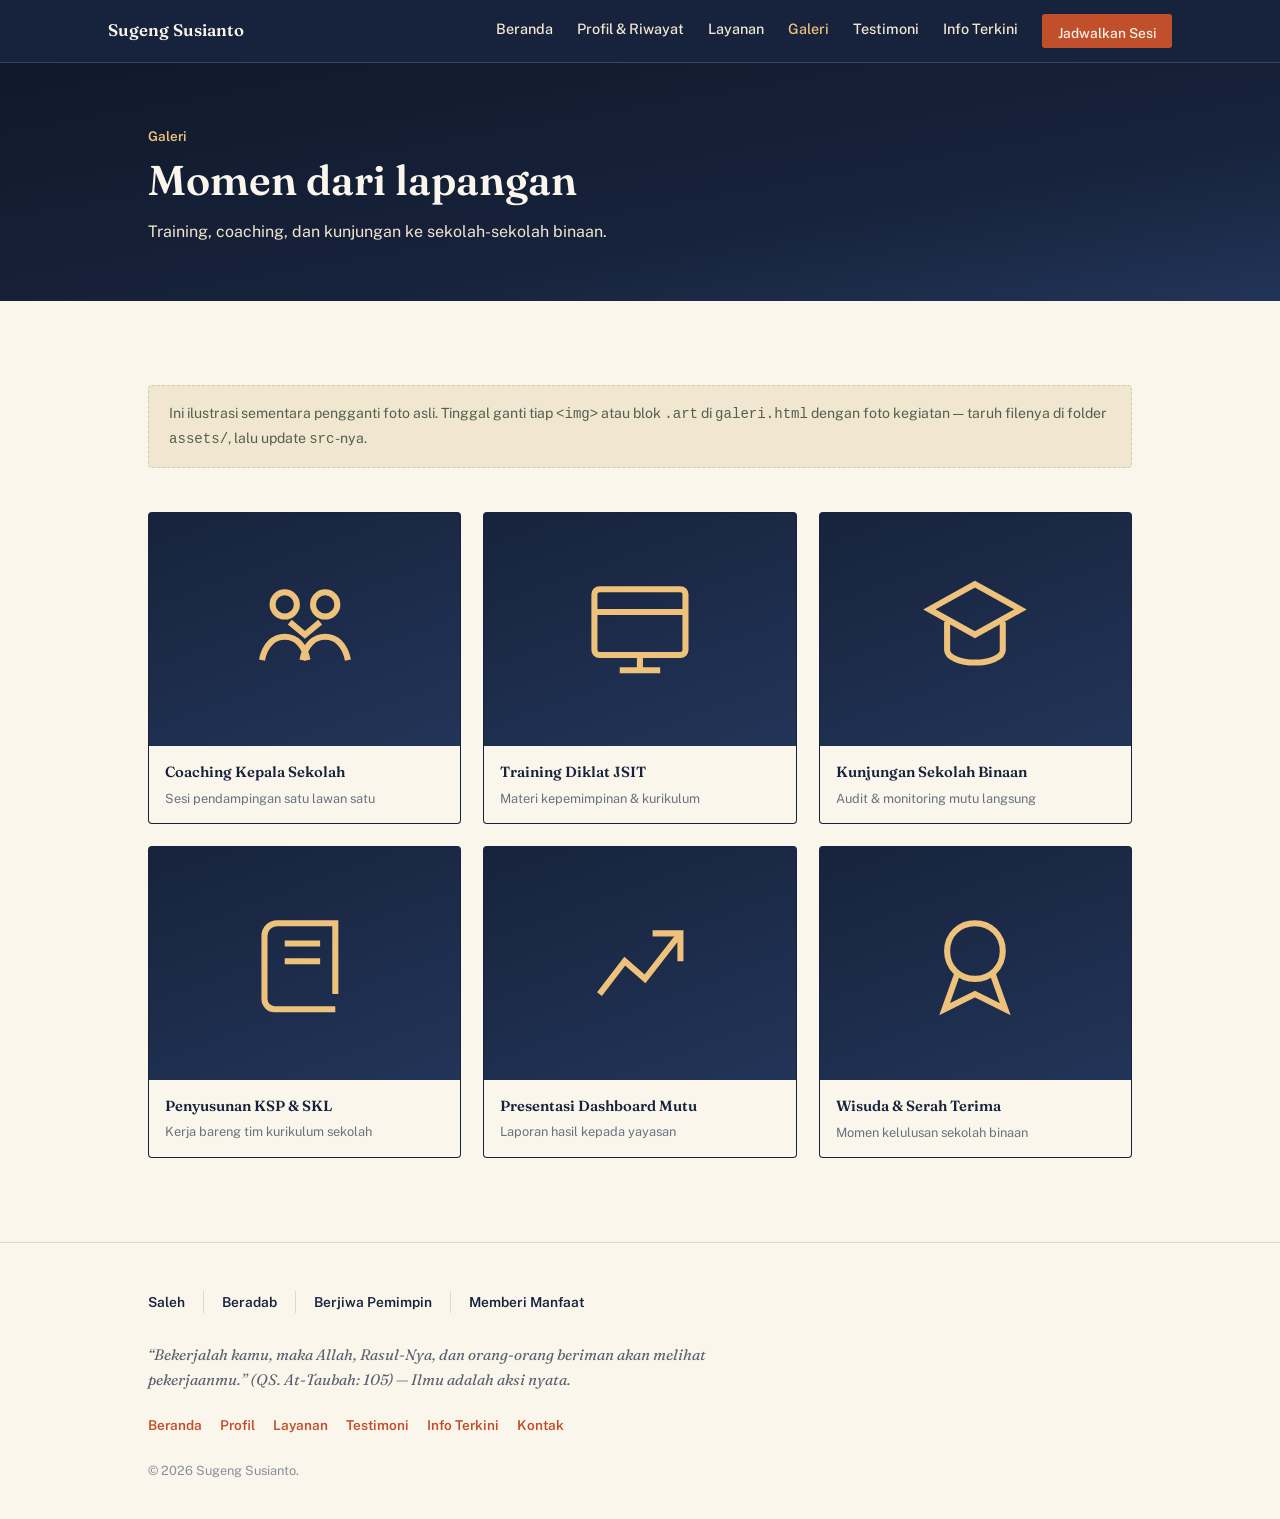
<file: galeri.html>
<!DOCTYPE html>
<html lang="id">
<head>
<meta charset="UTF-8">
<meta name="viewport" content="width=device-width, initial-scale=1.0">
<title>Galeri Kegiatan — Sugeng Susianto</title>
<link rel="stylesheet" href="style.css">
<style>
  .gal-note{ background: var(--ivory-dim); border: 1px dashed var(--rule); border-radius: 4px; padding: 16px 20px; font-size: .88rem; color: #52604f; margin-bottom: 44px; }
  .gal-grid{ display:grid; grid-template-columns: repeat(3,1fr); gap: 22px; }
  .gal-tile{ border: 1px solid var(--rule); border-radius: 4px; overflow:hidden; background: var(--navy); }
  .gal-tile .art{ aspect-ratio: 4/3; display:flex; align-items:center; justify-content:center; background: linear-gradient(160deg, var(--navy) 0%, var(--navy-2) 100%); }
  .gal-tile svg{ width: 52%; height: 52%; stroke: var(--gold-light); fill:none; stroke-width: 1.2; }
  .gal-tile .cap{ padding: 14px 16px; background: var(--ivory); }
  .gal-tile .cap h3{ font-size: .92rem; color: var(--navy); }
  .gal-tile .cap p{ font-size: .8rem; color: #6a7280; margin-top: 3px; }
  @media (max-width: 860px){ .gal-grid{ grid-template-columns: 1fr 1fr; } }
  @media (max-width: 560px){ .gal-grid{ grid-template-columns: 1fr; } }
</style>
</head>
<body>

<nav>
  <div class="wrap">
    <a href="index.html" class="brand">Sugeng Susianto</a>
    <div class="navlinks">
      <a href="index.html">Beranda</a>
      <a href="profil.html">Profil &amp; Riwayat</a>
      <a href="layanan.html">Layanan</a>
      <a href="galeri.html" class="active">Galeri</a>
      <a href="testimoni.html">Testimoni</a>
      <a href="info.html">Info Terkini</a>
      <a href="kontak.html" class="navcta">Jadwalkan Sesi</a>
    </div>
  </div>
</nav>

<header class="page-hero">
  <div class="wrap">
    <div class="section-label">Galeri</div>
    <h1>Momen dari lapangan</h1>
    <p>Training, coaching, dan kunjungan ke sekolah-sekolah binaan.</p>
  </div>
</header>

<section>
  <div class="wrap">
    <div class="gal-note">
      Ini ilustrasi sementara pengganti foto asli. Tinggal ganti tiap <code>&lt;img&gt;</code> atau blok <code>.art</code> di <code>galeri.html</code> dengan foto kegiatan — taruh filenya di folder <code>assets/</code>, lalu update <code>src</code>-nya.
    </div>
    <div class="gal-grid">
      <div class="gal-tile">
        <div class="art"><svg viewBox="0 0 24 24"><circle cx="8" cy="7" r="2.4"/><circle cx="16" cy="7" r="2.4"/><path d="M3.5 18c.6-3 2.3-4.6 4.5-4.6s3.9 1.6 4.5 4.6"/><path d="M11.5 18c.6-3 2.3-4.6 4.5-4.6s3.9 1.6 4.5 4.6"/><path d="M9 10.5 12 13l3-2.5"/></svg></div>
        <div class="cap"><h3>Coaching Kepala Sekolah</h3><p>Sesi pendampingan satu lawan satu</p></div>
      </div>
      <div class="gal-tile">
        <div class="art"><svg viewBox="0 0 24 24"><rect x="3" y="4" width="18" height="13" rx="1"/><path d="M3 8.5h18"/><path d="M8 20h8"/><path d="M12 17v3"/></svg></div>
        <div class="cap"><h3>Training Diklat JSIT</h3><p>Materi kepemimpinan &amp; kurikulum</p></div>
      </div>
      <div class="gal-tile">
        <div class="art"><svg viewBox="0 0 24 24"><path d="M12 3 3 8l9 5 9-5z"/><path d="M6.5 10.5V16c0 1.4 2.5 2.5 5.5 2.5s5.5-1.1 5.5-2.5v-5.5"/></svg></div>
        <div class="cap"><h3>Kunjungan Sekolah Binaan</h3><p>Audit &amp; monitoring mutu langsung</p></div>
      </div>
      <div class="gal-tile">
        <div class="art"><svg viewBox="0 0 24 24"><path d="M4 19V6.5A2.5 2.5 0 0 1 6.5 4H18v14"/><path d="M4 19a2 2 0 0 0 2 2h12"/><path d="M8 8h7"/><path d="M8 11.5h7"/></svg></div>
        <div class="cap"><h3>Penyusunan KSP &amp; SKL</h3><p>Kerja bareng tim kurikulum sekolah</p></div>
      </div>
      <div class="gal-tile">
        <div class="art"><svg viewBox="0 0 24 24"><path d="M4 18 9 11.5 13 15 20 6"/><path d="M14.5 6H20v5.5"/></svg></div>
        <div class="cap"><h3>Presentasi Dashboard Mutu</h3><p>Laporan hasil kepada yayasan</p></div>
      </div>
      <div class="gal-tile">
        <div class="art"><svg viewBox="0 0 24 24"><path d="M12 15c3 0 5.5-2.2 5.5-5.5S15 4 12 4 6.5 6.2 6.5 9.5 9 15 12 15Z"/><path d="M8.5 14 6 21l6-3 6 3-2.5-7"/></svg></div>
        <div class="cap"><h3>Wisuda &amp; Serah Terima</h3><p>Momen kelulusan sekolah binaan</p></div>
      </div>
    </div>
  </div>
</section>

<footer>
  <div class="wrap">
    <div class="values-row"><span>Saleh</span><span>Beradab</span><span>Berjiwa Pemimpin</span><span>Memberi Manfaat</span></div>
    <p class="closing">“Bekerjalah kamu, maka Allah, Rasul-Nya, dan orang-orang beriman akan melihat pekerjaanmu.” (QS. At-Taubah: 105) — Ilmu adalah aksi nyata.</p>
    <div class="foot-links"><a href="index.html">Beranda</a><a href="profil.html">Profil</a><a href="layanan.html">Layanan</a><a href="testimoni.html">Testimoni</a><a href="info.html">Info Terkini</a><a href="kontak.html">Kontak</a></div>
    <p class="copy">© 2026 Sugeng Susianto.</p>
  </div>
</footer>

</body>
</html>
</file>
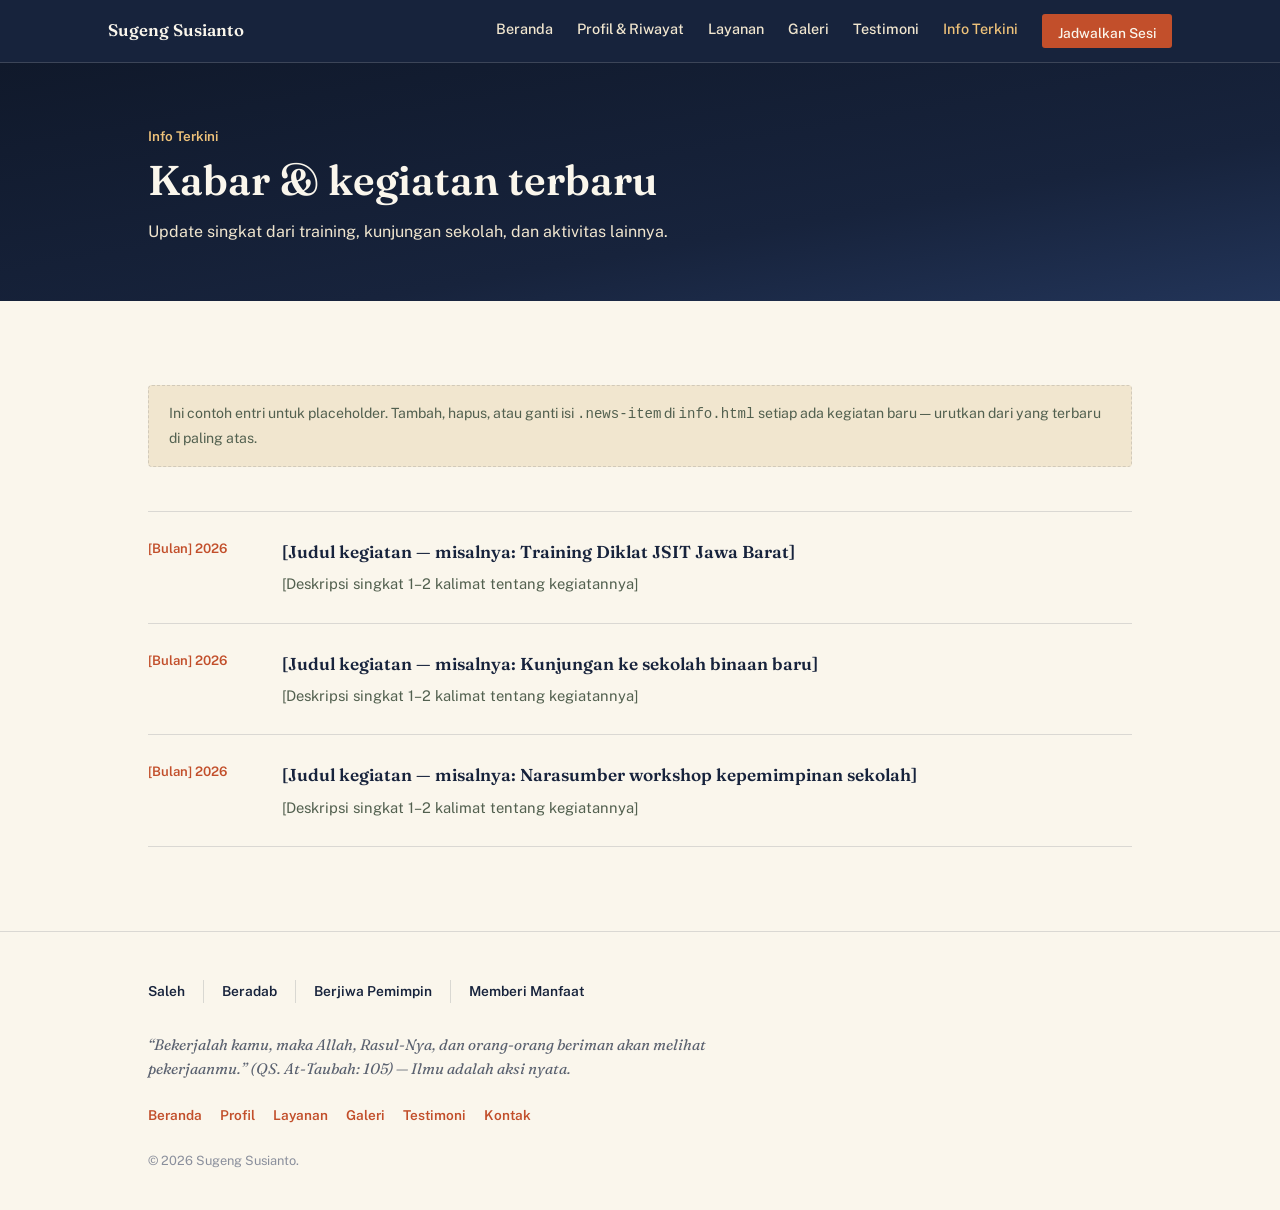
<file: info.html>
<!DOCTYPE html>
<html lang="id">
<head>
<meta charset="UTF-8">
<meta name="viewport" content="width=device-width, initial-scale=1.0">
<title>Info Terkini — Sugeng Susianto</title>
<link rel="stylesheet" href="style.css">
<style>
  .gal-note{ background: var(--ivory-dim); border: 1px dashed var(--rule); border-radius: 4px; padding: 16px 20px; font-size: .88rem; color: #52604f; margin-bottom: 44px; }
  .news-list{ border-top: 1px solid var(--rule); }
  .news-item{ display:grid; grid-template-columns: 110px 1fr; gap: 24px; padding: 26px 0; border-bottom: 1px solid var(--rule); }
  .news-item .date{ font-size: .82rem; font-weight: 600; color: var(--rust); }
  .news-item h3{ font-size: 1.08rem; color: var(--navy); }
  .news-item p{ font-size: .92rem; color: #52604f; margin-top: 6px; }
  @media (max-width: 600px){ .news-item{ grid-template-columns: 1fr; gap: 6px; } }
</style>
</head>
<body>

<nav>
  <div class="wrap">
    <a href="index.html" class="brand">Sugeng Susianto</a>
    <div class="navlinks">
      <a href="index.html">Beranda</a>
      <a href="profil.html">Profil &amp; Riwayat</a>
      <a href="layanan.html">Layanan</a>
      <a href="galeri.html">Galeri</a>
      <a href="testimoni.html">Testimoni</a>
      <a href="info.html" class="active">Info Terkini</a>
      <a href="kontak.html" class="navcta">Jadwalkan Sesi</a>
    </div>
  </div>
</nav>

<header class="page-hero">
  <div class="wrap">
    <div class="section-label">Info Terkini</div>
    <h1>Kabar &amp; kegiatan terbaru</h1>
    <p>Update singkat dari training, kunjungan sekolah, dan aktivitas lainnya.</p>
  </div>
</header>

<section>
  <div class="wrap">
    <div class="gal-note">
      Ini contoh entri untuk placeholder. Tambah, hapus, atau ganti isi <code>.news-item</code> di <code>info.html</code> setiap ada kegiatan baru — urutkan dari yang terbaru di paling atas.
    </div>
    <div class="news-list">
      <div class="news-item">
        <div class="date">[Bulan] 2026</div>
        <div><h3>[Judul kegiatan — misalnya: Training Diklat JSIT Jawa Barat]</h3><p>[Deskripsi singkat 1–2 kalimat tentang kegiatannya]</p></div>
      </div>
      <div class="news-item">
        <div class="date">[Bulan] 2026</div>
        <div><h3>[Judul kegiatan — misalnya: Kunjungan ke sekolah binaan baru]</h3><p>[Deskripsi singkat 1–2 kalimat tentang kegiatannya]</p></div>
      </div>
      <div class="news-item">
        <div class="date">[Bulan] 2026</div>
        <div><h3>[Judul kegiatan — misalnya: Narasumber workshop kepemimpinan sekolah]</h3><p>[Deskripsi singkat 1–2 kalimat tentang kegiatannya]</p></div>
      </div>
    </div>
  </div>
</section>

<footer>
  <div class="wrap">
    <div class="values-row"><span>Saleh</span><span>Beradab</span><span>Berjiwa Pemimpin</span><span>Memberi Manfaat</span></div>
    <p class="closing">“Bekerjalah kamu, maka Allah, Rasul-Nya, dan orang-orang beriman akan melihat pekerjaanmu.” (QS. At-Taubah: 105) — Ilmu adalah aksi nyata.</p>
    <div class="foot-links"><a href="index.html">Beranda</a><a href="profil.html">Profil</a><a href="layanan.html">Layanan</a><a href="galeri.html">Galeri</a><a href="testimoni.html">Testimoni</a><a href="kontak.html">Kontak</a></div>
    <p class="copy">© 2026 Sugeng Susianto.</p>
  </div>
</footer>

</body>
</html>
</file>
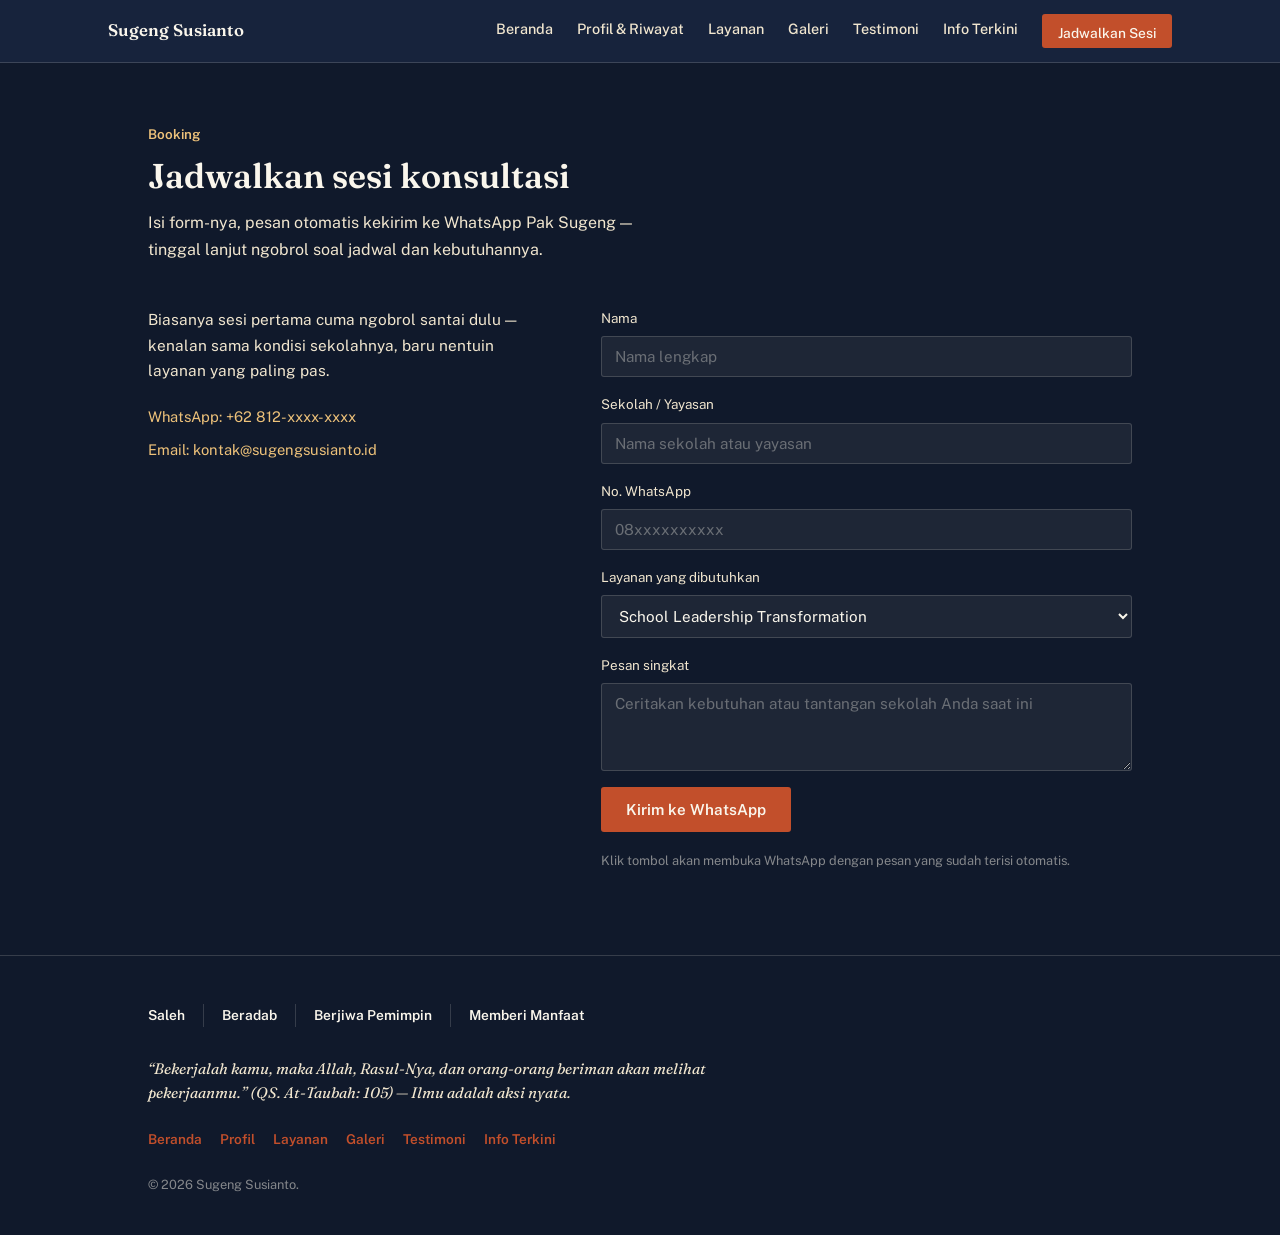
<file: kontak.html>
<!DOCTYPE html>
<html lang="id">
<head>
<meta charset="UTF-8">
<meta name="viewport" content="width=device-width, initial-scale=1.0">
<title>Kontak &amp; Booking — Sugeng Susianto</title>
<link rel="stylesheet" href="style.css">
<style>
  .kontak-body{ background: var(--navy-deep); color: var(--ivory); }
  .booking-grid{ display:grid; grid-template-columns: 0.85fr 1.15fr; gap: 60px; }
  .booking-info p{ color: var(--ivory-dim); font-size: .96rem; margin-bottom: 22px; }
  .contact-line{ font-size: .92rem; color: var(--gold-light); }
  .contact-line + .contact-line{ margin-top: 8px; }
  form{ display:flex; flex-direction:column; gap: 16px; }
  .field{ display:flex; flex-direction:column; gap: 7px; }
  .field label{ font-size: .84rem; color: var(--ivory-dim); }
  .field input, .field select, .field textarea{ background: rgba(250,246,236,0.06); border: 1px solid var(--rule-dark); border-radius: 3px; color: var(--ivory); padding: 11px 13px; font-family: "Public Sans", sans-serif; font-size: .95rem; }
  .field input::placeholder, .field textarea::placeholder{ color: rgba(250,246,236,0.35); }
  .field select option{ color: #111; }
  .field input:focus, .field select:focus, .field textarea:focus{ outline: none; border-color: var(--gold-light); }
  textarea{ resize: vertical; min-height: 88px; }
  .form-note{ font-size: .8rem; color: rgba(250,246,236,0.5); margin-top: 2px; }
  button.btn{ align-self:flex-start; }
  @media (max-width:860px){ .booking-grid{ grid-template-columns:1fr; gap:36px; } }
</style>
</head>
<body class="kontak-body">

<nav>
  <div class="wrap">
    <a href="index.html" class="brand">Sugeng Susianto</a>
    <div class="navlinks">
      <a href="index.html">Beranda</a>
      <a href="profil.html">Profil &amp; Riwayat</a>
      <a href="layanan.html">Layanan</a>
      <a href="galeri.html">Galeri</a>
      <a href="testimoni.html">Testimoni</a>
      <a href="info.html">Info Terkini</a>
      <a href="kontak.html" class="navcta">Jadwalkan Sesi</a>
    </div>
  </div>
</nav>

<section style="padding-top:60px;">
  <div class="wrap">
    <div class="section-head" style="max-width:640px;">
      <div class="section-label" style="color:var(--gold-light);">Booking</div>
      <h2 style="color:var(--ivory);">Jadwalkan sesi konsultasi</h2>
      <p style="color:var(--ivory-dim);">Isi form-nya, pesan otomatis kekirim ke WhatsApp Pak Sugeng — tinggal lanjut ngobrol soal jadwal dan kebutuhannya.</p>
    </div>
    <div class="booking-grid">
      <div class="booking-info">
        <p>Biasanya sesi pertama cuma ngobrol santai dulu — kenalan sama kondisi sekolahnya, baru nentuin layanan yang paling pas.</p>
        <div class="contact-line">WhatsApp: +62 812-xxxx-xxxx</div>
        <div class="contact-line">Email: kontak@sugengsusianto.id</div>
      </div>
      <form id="bookingForm">
        <div class="field"><label for="nama">Nama</label><input type="text" id="nama" placeholder="Nama lengkap" required></div>
        <div class="field"><label for="instansi">Sekolah / Yayasan</label><input type="text" id="instansi" placeholder="Nama sekolah atau yayasan"></div>
        <div class="field"><label for="wa">No. WhatsApp</label><input type="tel" id="wa" placeholder="08xxxxxxxxxx" required></div>
        <div class="field">
          <label for="layanan">Layanan yang dibutuhkan</label>
          <select id="layanan">
            <option>School Leadership Transformation</option>
            <option>School HR Transformation</option>
            <option>Deep Learning &amp; HOTS School Program</option>
            <option>School Quality &amp; Curriculum Transformation</option>
            <option>Membangun Sekolah dari Nol</option>
            <option>Belum yakin — mau konsultasi dulu</option>
          </select>
        </div>
        <div class="field"><label for="pesan">Pesan singkat</label><textarea id="pesan" placeholder="Ceritakan kebutuhan atau tantangan sekolah Anda saat ini"></textarea></div>
        <button type="submit" class="btn btn-gold">Kirim ke WhatsApp</button>
        <div class="form-note">Klik tombol akan membuka WhatsApp dengan pesan yang sudah terisi otomatis.</div>
      </form>
    </div>
  </div>
</section>

<footer style="background: var(--navy-deep); border-top: 1px solid var(--rule-dark);">
  <div class="wrap">
    <div class="values-row"><span style="color:var(--ivory); border-color:var(--rule-dark);">Saleh</span><span style="color:var(--ivory); border-color:var(--rule-dark);">Beradab</span><span style="color:var(--ivory); border-color:var(--rule-dark);">Berjiwa Pemimpin</span><span style="color:var(--ivory); border-color:var(--rule-dark);">Memberi Manfaat</span></div>
    <p class="closing" style="color:var(--ivory-dim);">“Bekerjalah kamu, maka Allah, Rasul-Nya, dan orang-orang beriman akan melihat pekerjaanmu.” (QS. At-Taubah: 105) — Ilmu adalah aksi nyata.</p>
    <div class="foot-links"><a href="index.html">Beranda</a><a href="profil.html">Profil</a><a href="layanan.html">Layanan</a><a href="galeri.html">Galeri</a><a href="testimoni.html">Testimoni</a><a href="info.html">Info Terkini</a></div>
    <p class="copy" style="color: rgba(250,246,236,0.5);">© 2026 Sugeng Susianto.</p>
  </div>
</footer>

<script>
  const WA_NUMBER = "628123456789"; // TODO: ganti dengan nomor WhatsApp asli Pak Sugeng (format 62xxxxxxxxxx)
  document.getElementById('bookingForm').addEventListener('submit', function(e){
    e.preventDefault();
    const nama = document.getElementById('nama').value.trim();
    const instansi = document.getElementById('instansi').value.trim();
    const wa = document.getElementById('wa').value.trim();
    const layanan = document.getElementById('layanan').value;
    const pesan = document.getElementById('pesan').value.trim();
    let text = `Assalamu'alaikum Pak Sugeng, saya ${nama}`;
    if (instansi) text += ` dari ${instansi}`;
    text += `. Saya ingin menjadwalkan sesi konsultasi untuk layanan: ${layanan}.`;
    if (pesan) text += `\n\nCatatan: ${pesan}`;
    text += `\n\nNo. WhatsApp saya: ${wa}`;
    const url = `https://wa.me/${WA_NUMBER}?text=${encodeURIComponent(text)}`;
    window.open(url, '_blank');
  });
</script>

</body>
</html>
</file>
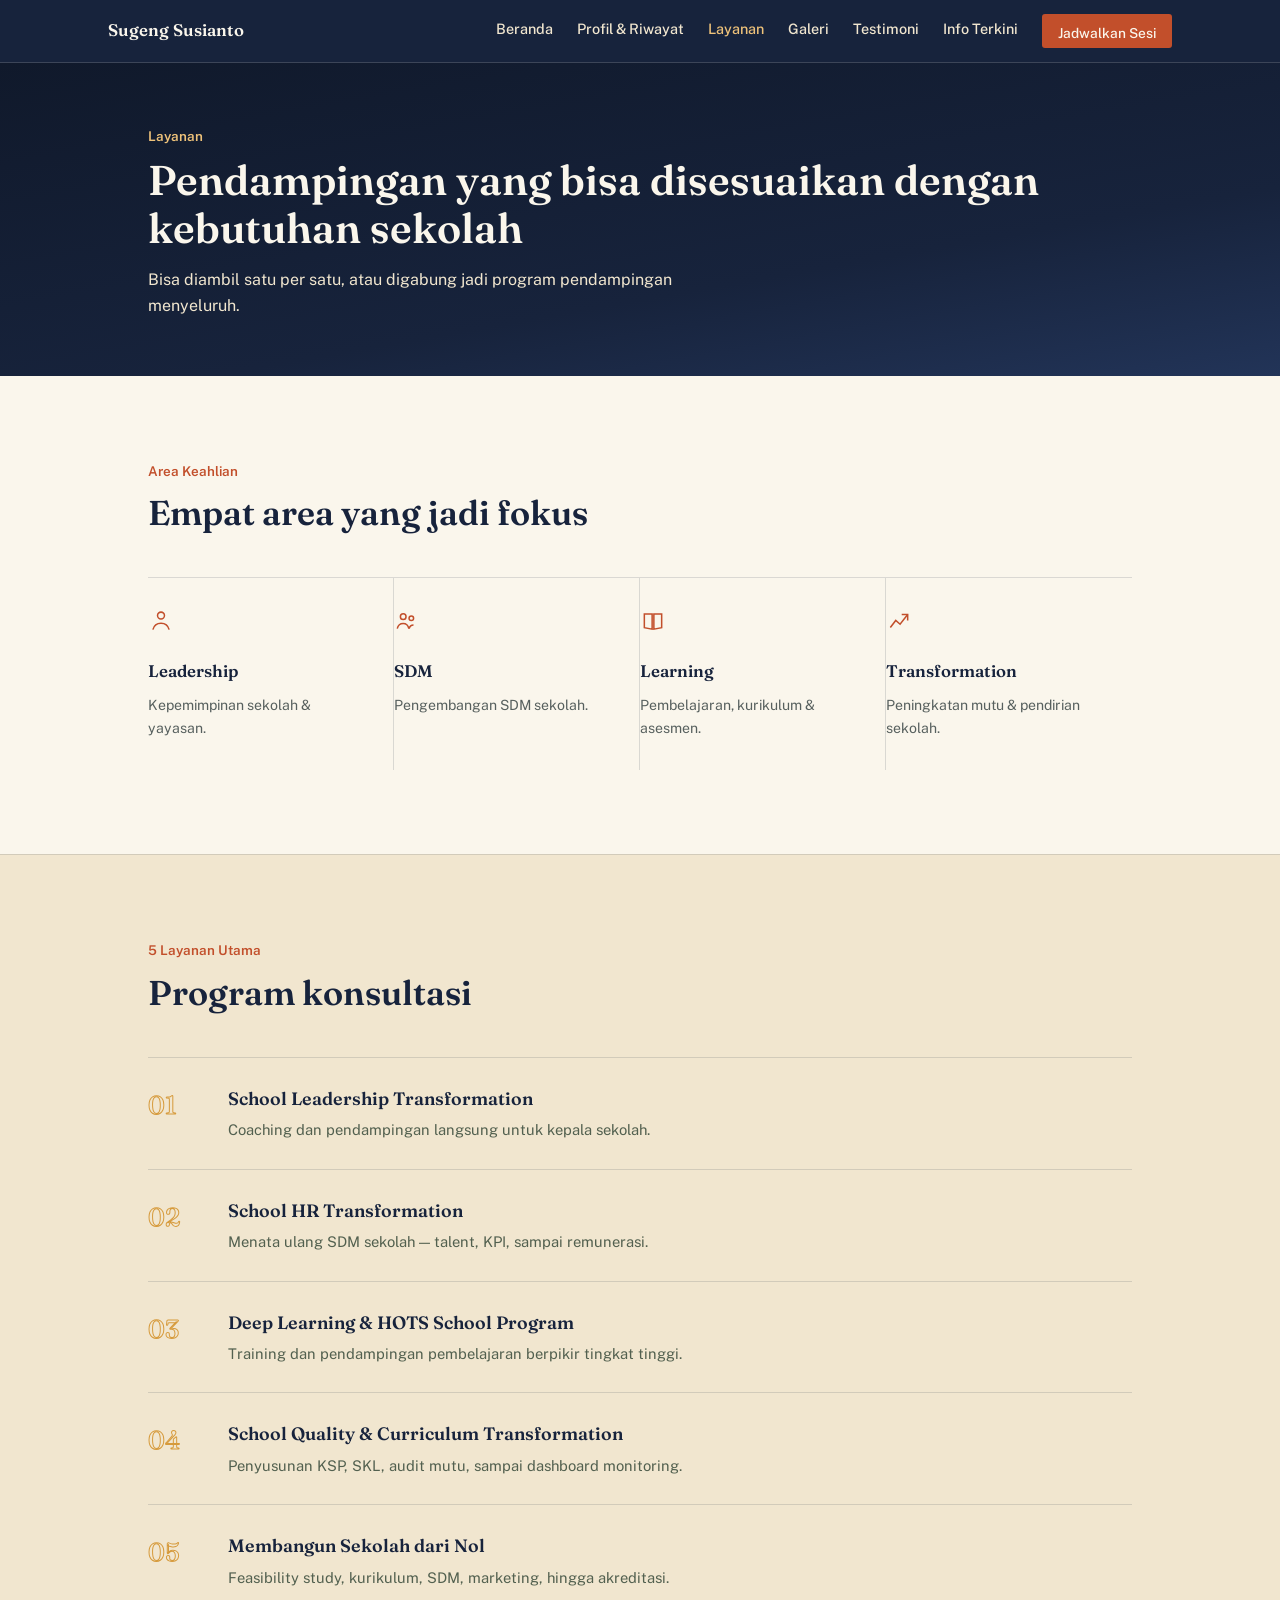
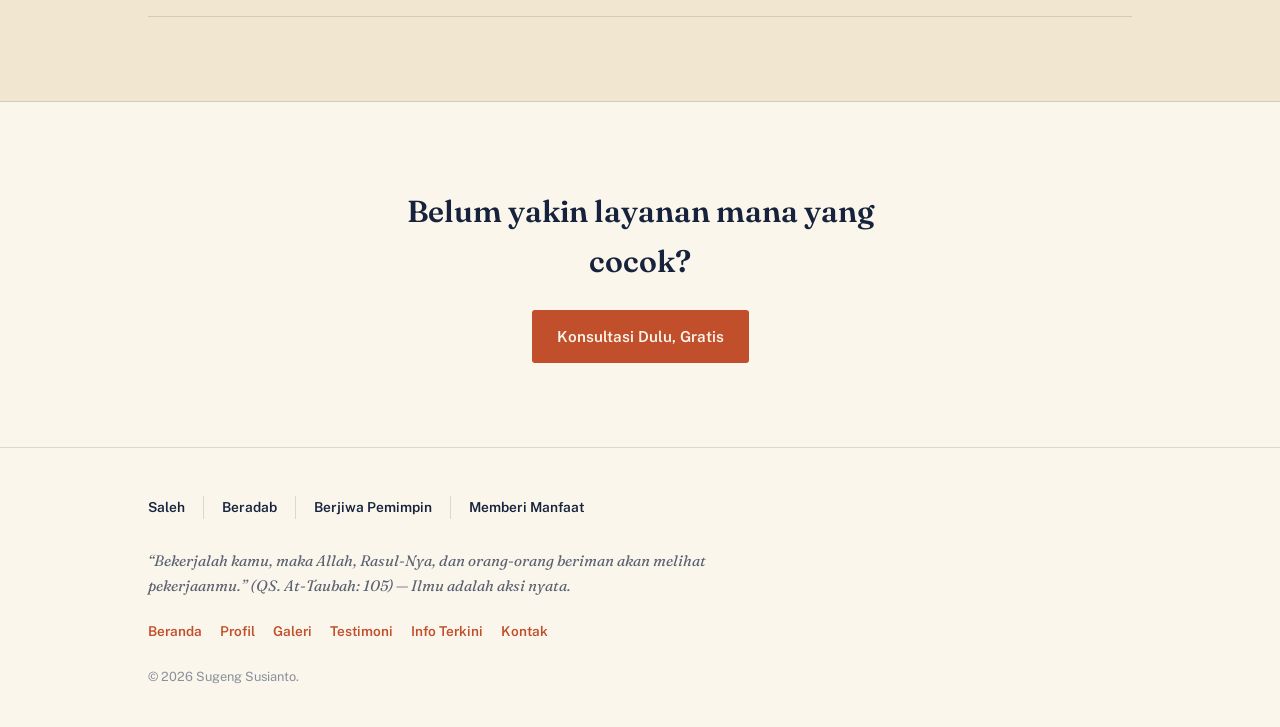
<file: layanan.html>
<!DOCTYPE html>
<html lang="id">
<head>
<meta charset="UTF-8">
<meta name="viewport" content="width=device-width, initial-scale=1.0">
<title>Layanan — Sugeng Susianto</title>
<link rel="stylesheet" href="style.css">
</head>
<body>

<nav>
  <div class="wrap">
    <a href="index.html" class="brand">Sugeng Susianto</a>
    <div class="navlinks">
      <a href="index.html">Beranda</a>
      <a href="profil.html">Profil &amp; Riwayat</a>
      <a href="layanan.html" class="active">Layanan</a>
      <a href="galeri.html">Galeri</a>
      <a href="testimoni.html">Testimoni</a>
      <a href="info.html">Info Terkini</a>
      <a href="kontak.html" class="navcta">Jadwalkan Sesi</a>
    </div>
  </div>
</nav>

<header class="page-hero">
  <div class="wrap">
    <div class="section-label">Layanan</div>
    <h1>Pendampingan yang bisa disesuaikan dengan kebutuhan sekolah</h1>
    <p>Bisa diambil satu per satu, atau digabung jadi program pendampingan menyeluruh.</p>
  </div>
</header>

<section>
  <div class="wrap">
    <div class="section-head">
      <div class="section-label">Area Keahlian</div>
      <h2>Empat area yang jadi fokus</h2>
    </div>
    <div class="pillars">
      <div class="pillar">
        <svg viewBox="0 0 24 24"><circle cx="12" cy="7" r="3.2"/><path d="M4.5 20c1-4 4-6 7.5-6s6.5 2 7.5 6"/></svg>
        <h3>Leadership</h3>
        <p>Kepemimpinan sekolah &amp; yayasan.</p>
      </div>
      <div class="pillar">
        <svg viewBox="0 0 24 24"><circle cx="8.5" cy="8" r="2.6"/><circle cx="16" cy="9.5" r="2.1"/><path d="M3 19c.7-3 3-4.6 5.5-4.6S13 16 13.7 19"/><path d="M14 19c.5-2 1.8-3.3 4-3.3"/></svg>
        <h3>SDM</h3>
        <p>Pengembangan SDM sekolah.</p>
      </div>
      <div class="pillar">
        <svg viewBox="0 0 24 24"><path d="M4 5.5h7.2v14L4 18.2z"/><path d="M20 5.5h-7.2v14L20 18.2z"/></svg>
        <h3>Learning</h3>
        <p>Pembelajaran, kurikulum &amp; asesmen.</p>
      </div>
      <div class="pillar">
        <svg viewBox="0 0 24 24"><path d="M4 18 9 11.5 13 15 20 6"/><path d="M14.5 6H20v5.5"/></svg>
        <h3>Transformation</h3>
        <p>Peningkatan mutu &amp; pendirian sekolah.</p>
      </div>
    </div>
  </div>
</section>

<section style="background: var(--ivory-dim); border-top: 1px solid var(--rule); border-bottom: 1px solid var(--rule);">
  <div class="wrap">
    <div class="section-head">
      <div class="section-label">5 Layanan Utama</div>
      <h2>Program konsultasi</h2>
    </div>
    <div class="svc-list">
      <div class="svc"><div class="svc-num">01</div><div><h3>School Leadership Transformation</h3><p>Coaching dan pendampingan langsung untuk kepala sekolah.</p></div></div>
      <div class="svc"><div class="svc-num">02</div><div><h3>School HR Transformation</h3><p>Menata ulang SDM sekolah — talent, KPI, sampai remunerasi.</p></div></div>
      <div class="svc"><div class="svc-num">03</div><div><h3>Deep Learning &amp; HOTS School Program</h3><p>Training dan pendampingan pembelajaran berpikir tingkat tinggi.</p></div></div>
      <div class="svc"><div class="svc-num">04</div><div><h3>School Quality &amp; Curriculum Transformation</h3><p>Penyusunan KSP, SKL, audit mutu, sampai dashboard monitoring.</p></div></div>
      <div class="svc"><div class="svc-num">05</div><div><h3>Membangun Sekolah dari Nol</h3><p>Feasibility study, kurikulum, SDM, marketing, hingga akreditasi.</p></div></div>
    </div>
  </div>
</section>

<section style="text-align:center;">
  <div class="wrap">
    <h2 style="font-size: clamp(1.4rem,2.8vw,1.9rem); color: var(--navy); max-width: 480px; margin: 0 auto 24px;">Belum yakin layanan mana yang cocok?</h2>
    <a href="kontak.html" class="btn btn-gold">Konsultasi Dulu, Gratis</a>
  </div>
</section>

<footer>
  <div class="wrap">
    <div class="values-row"><span>Saleh</span><span>Beradab</span><span>Berjiwa Pemimpin</span><span>Memberi Manfaat</span></div>
    <p class="closing">“Bekerjalah kamu, maka Allah, Rasul-Nya, dan orang-orang beriman akan melihat pekerjaanmu.” (QS. At-Taubah: 105) — Ilmu adalah aksi nyata.</p>
    <div class="foot-links"><a href="index.html">Beranda</a><a href="profil.html">Profil</a><a href="galeri.html">Galeri</a><a href="testimoni.html">Testimoni</a><a href="info.html">Info Terkini</a><a href="kontak.html">Kontak</a></div>
    <p class="copy">© 2026 Sugeng Susianto.</p>
  </div>
</footer>

</body>
</html>
</file>
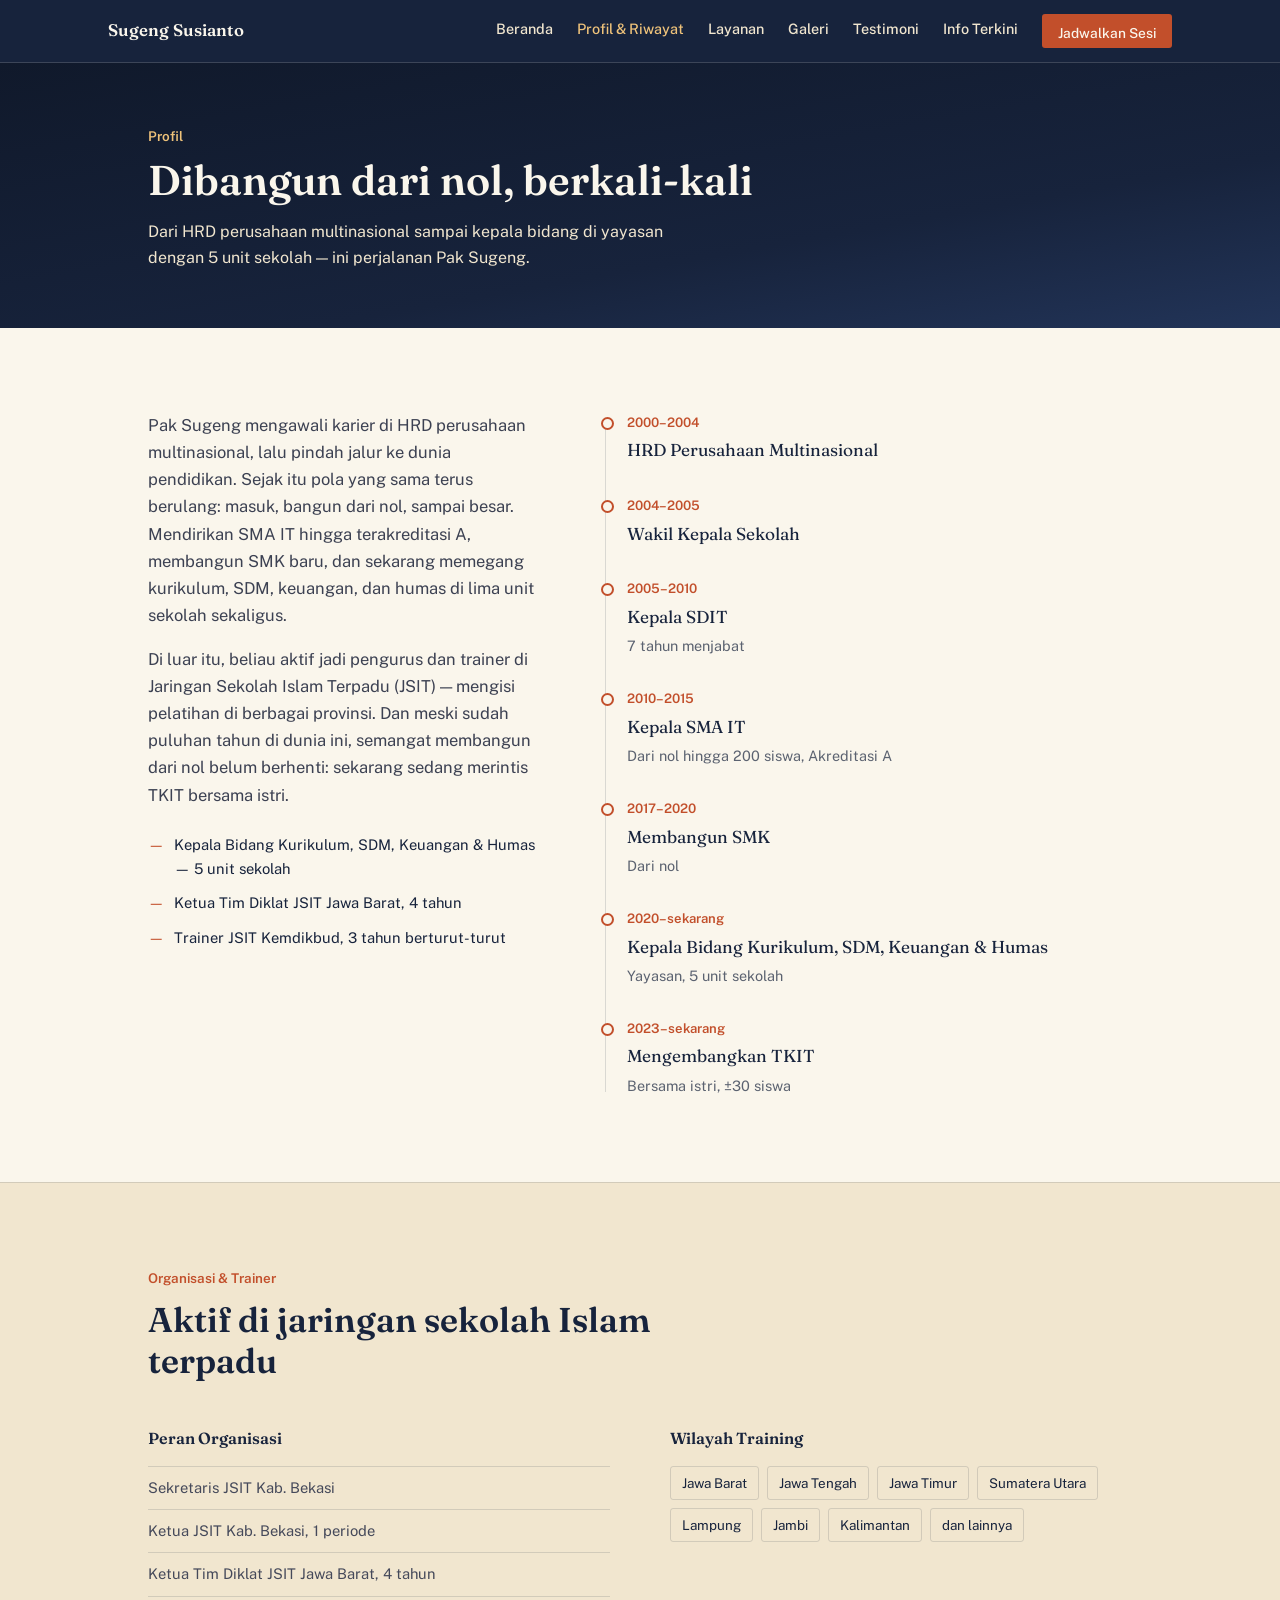
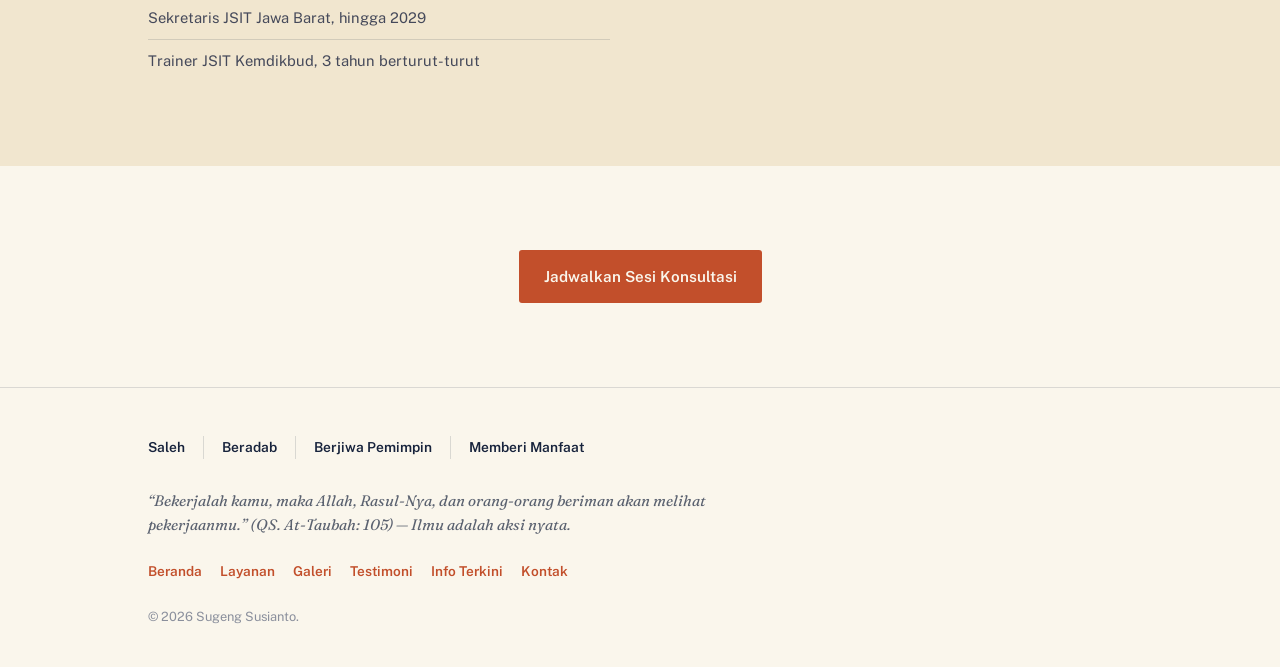
<file: profil.html>
<!DOCTYPE html>
<html lang="id">
<head>
<meta charset="UTF-8">
<meta name="viewport" content="width=device-width, initial-scale=1.0">
<title>Profil &amp; Riwayat — Sugeng Susianto</title>
<link rel="stylesheet" href="style.css">
<style>
  .about-grid{ display:grid; grid-template-columns: 0.85fr 1.15fr; gap: 60px; align-items:start; }
  .about-copy p{ color: #3c4152; margin-bottom: 16px; }
  .credentials{ margin-top: 24px; display:flex; flex-direction:column; gap: 10px; }
  .credentials div{ display:flex; gap: 10px; font-size: .92rem; color: var(--navy); }
  .credentials div::before{ content:"—"; color: var(--rust); }
  .org-grid{ display:grid; grid-template-columns: 1fr 1fr; gap: 60px; }
  .org-grid h3{ font-size: 1rem; color: var(--navy); margin-bottom: 14px; }
  .org-grid ul{ list-style:none; margin:0; padding:0; }
  .org-grid li{ font-size: .92rem; color: #45495a; padding: 9px 0; border-top: 1px solid var(--rule); }
  .wilayah-tags{ display:flex; flex-wrap:wrap; gap:8px; margin-top: 4px; }
  .wilayah-tags span{ font-size: .84rem; color: var(--navy); border: 1px solid var(--rule); border-radius: 3px; padding: 5px 11px; }
  @media (max-width:860px){ .about-grid,.org-grid{ grid-template-columns:1fr; gap:36px; } }
</style>
</head>
<body>

<nav>
  <div class="wrap">
    <a href="index.html" class="brand">Sugeng Susianto</a>
    <div class="navlinks">
      <a href="index.html">Beranda</a>
      <a href="profil.html" class="active">Profil &amp; Riwayat</a>
      <a href="layanan.html">Layanan</a>
      <a href="galeri.html">Galeri</a>
      <a href="testimoni.html">Testimoni</a>
      <a href="info.html">Info Terkini</a>
      <a href="kontak.html" class="navcta">Jadwalkan Sesi</a>
    </div>
  </div>
</nav>

<header class="page-hero">
  <div class="wrap">
    <div class="section-label">Profil</div>
    <h1>Dibangun dari nol, berkali-kali</h1>
    <p>Dari HRD perusahaan multinasional sampai kepala bidang di yayasan dengan 5 unit sekolah — ini perjalanan Pak Sugeng.</p>
  </div>
</header>

<section>
  <div class="wrap">
    <div class="about-grid">
      <div class="about-copy">
        <p>Pak Sugeng mengawali karier di HRD perusahaan multinasional, lalu pindah jalur ke dunia pendidikan. Sejak itu pola yang sama terus berulang: masuk, bangun dari nol, sampai besar. Mendirikan SMA IT hingga terakreditasi A, membangun SMK baru, dan sekarang memegang kurikulum, SDM, keuangan, dan humas di lima unit sekolah sekaligus.</p>
        <p>Di luar itu, beliau aktif jadi pengurus dan trainer di Jaringan Sekolah Islam Terpadu (JSIT) — mengisi pelatihan di berbagai provinsi. Dan meski sudah puluhan tahun di dunia ini, semangat membangun dari nol belum berhenti: sekarang sedang merintis TKIT bersama istri.</p>
        <div class="credentials">
          <div>Kepala Bidang Kurikulum, SDM, Keuangan &amp; Humas — 5 unit sekolah</div>
          <div>Ketua Tim Diklat JSIT Jawa Barat, 4 tahun</div>
          <div>Trainer JSIT Kemdikbud, 3 tahun berturut-turut</div>
        </div>
      </div>
      <div class="timeline">
        <div class="t-item"><div class="t-year">2000–2004</div><div class="t-role">HRD Perusahaan Multinasional</div></div>
        <div class="t-item"><div class="t-year">2004–2005</div><div class="t-role">Wakil Kepala Sekolah</div></div>
        <div class="t-item"><div class="t-year">2005–2010</div><div class="t-role">Kepala SDIT</div><div class="t-note">7 tahun menjabat</div></div>
        <div class="t-item"><div class="t-year">2010–2015</div><div class="t-role">Kepala SMA IT</div><div class="t-note">Dari nol hingga 200 siswa, Akreditasi A</div></div>
        <div class="t-item"><div class="t-year">2017–2020</div><div class="t-role">Membangun SMK</div><div class="t-note">Dari nol</div></div>
        <div class="t-item"><div class="t-year">2020–sekarang</div><div class="t-role">Kepala Bidang Kurikulum, SDM, Keuangan &amp; Humas</div><div class="t-note">Yayasan, 5 unit sekolah</div></div>
        <div class="t-item"><div class="t-year">2023–sekarang</div><div class="t-role">Mengembangkan TKIT</div><div class="t-note">Bersama istri, ±30 siswa</div></div>
      </div>
    </div>
  </div>
</section>

<section style="background: var(--ivory-dim); border-top: 1px solid var(--rule);">
  <div class="wrap">
    <div class="section-head">
      <div class="section-label">Organisasi &amp; Trainer</div>
      <h2>Aktif di jaringan sekolah Islam terpadu</h2>
    </div>
    <div class="org-grid">
      <div>
        <h3>Peran Organisasi</h3>
        <ul>
          <li>Sekretaris JSIT Kab. Bekasi</li>
          <li>Ketua JSIT Kab. Bekasi, 1 periode</li>
          <li>Ketua Tim Diklat JSIT Jawa Barat, 4 tahun</li>
          <li>Sekretaris JSIT Jawa Barat, hingga 2029</li>
          <li>Trainer JSIT Kemdikbud, 3 tahun berturut-turut</li>
        </ul>
      </div>
      <div>
        <h3>Wilayah Training</h3>
        <div class="wilayah-tags">
          <span>Jawa Barat</span><span>Jawa Tengah</span><span>Jawa Timur</span><span>Sumatera Utara</span><span>Lampung</span><span>Jambi</span><span>Kalimantan</span><span>dan lainnya</span>
        </div>
      </div>
    </div>
  </div>
</section>

<section style="text-align:center;">
  <div class="wrap">
    <a href="kontak.html" class="btn btn-gold">Jadwalkan Sesi Konsultasi</a>
  </div>
</section>

<footer>
  <div class="wrap">
    <div class="values-row"><span>Saleh</span><span>Beradab</span><span>Berjiwa Pemimpin</span><span>Memberi Manfaat</span></div>
    <p class="closing">“Bekerjalah kamu, maka Allah, Rasul-Nya, dan orang-orang beriman akan melihat pekerjaanmu.” (QS. At-Taubah: 105) — Ilmu adalah aksi nyata.</p>
    <div class="foot-links"><a href="index.html">Beranda</a><a href="layanan.html">Layanan</a><a href="galeri.html">Galeri</a><a href="testimoni.html">Testimoni</a><a href="info.html">Info Terkini</a><a href="kontak.html">Kontak</a></div>
    <p class="copy">© 2026 Sugeng Susianto.</p>
  </div>
</footer>

</body>
</html>
</file>
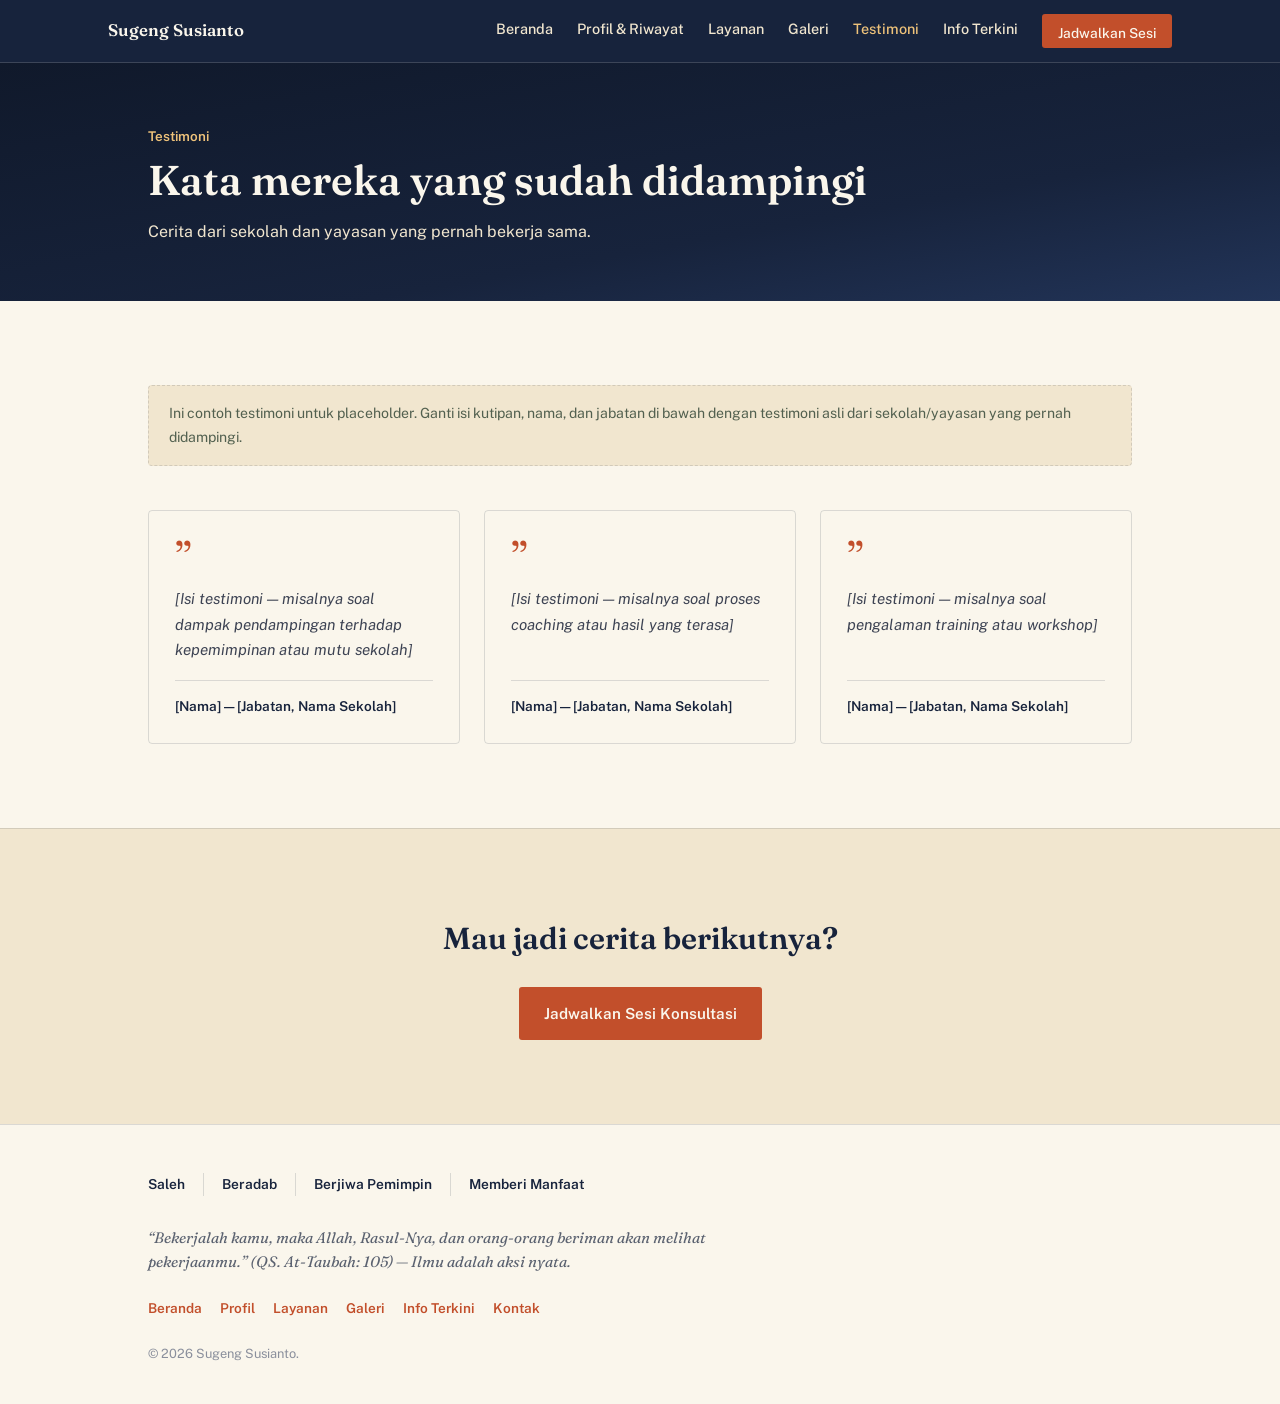
<file: testimoni.html>
<!DOCTYPE html>
<html lang="id">
<head>
<meta charset="UTF-8">
<meta name="viewport" content="width=device-width, initial-scale=1.0">
<title>Testimoni — Sugeng Susianto</title>
<link rel="stylesheet" href="style.css">
<style>
  .gal-note{ background: var(--ivory-dim); border: 1px dashed var(--rule); border-radius: 4px; padding: 16px 20px; font-size: .88rem; color: #52604f; margin-bottom: 44px; }
  .test-grid{ display:grid; grid-template-columns: repeat(3,1fr); gap: 24px; }
  .test-card{ border: 1px solid var(--rule); border-radius: 4px; padding: 26px; display:flex; flex-direction:column; }
  .test-card .mark{ font-family:"Fraunces", serif; font-size: 2.6rem; color: var(--rust); line-height: 1; }
  .test-card p.body{ margin-top: 8px; color: #3d4353; font-size: .95rem; font-style: italic; flex-grow:1; }
  .test-card .who{ margin-top: 18px; font-size: .85rem; color: var(--navy); font-weight: 600; border-top: 1px solid var(--rule); padding-top: 14px; }
  @media (max-width: 860px){ .test-grid{ grid-template-columns: 1fr 1fr; } }
  @media (max-width: 560px){ .test-grid{ grid-template-columns: 1fr; } }
</style>
</head>
<body>

<nav>
  <div class="wrap">
    <a href="index.html" class="brand">Sugeng Susianto</a>
    <div class="navlinks">
      <a href="index.html">Beranda</a>
      <a href="profil.html">Profil &amp; Riwayat</a>
      <a href="layanan.html">Layanan</a>
      <a href="galeri.html">Galeri</a>
      <a href="testimoni.html" class="active">Testimoni</a>
      <a href="info.html">Info Terkini</a>
      <a href="kontak.html" class="navcta">Jadwalkan Sesi</a>
    </div>
  </div>
</nav>

<header class="page-hero">
  <div class="wrap">
    <div class="section-label">Testimoni</div>
    <h1>Kata mereka yang sudah didampingi</h1>
    <p>Cerita dari sekolah dan yayasan yang pernah bekerja sama.</p>
  </div>
</header>

<section>
  <div class="wrap">
    <div class="gal-note">
      Ini contoh testimoni untuk placeholder. Ganti isi kutipan, nama, dan jabatan di bawah dengan testimoni asli dari sekolah/yayasan yang pernah didampingi.
    </div>
    <div class="test-grid">
      <div class="test-card">
        <div class="mark">”</div>
        <p class="body">[Isi testimoni — misalnya soal dampak pendampingan terhadap kepemimpinan atau mutu sekolah]</p>
        <div class="who">[Nama] — [Jabatan, Nama Sekolah]</div>
      </div>
      <div class="test-card">
        <div class="mark">”</div>
        <p class="body">[Isi testimoni — misalnya soal proses coaching atau hasil yang terasa]</p>
        <div class="who">[Nama] — [Jabatan, Nama Sekolah]</div>
      </div>
      <div class="test-card">
        <div class="mark">”</div>
        <p class="body">[Isi testimoni — misalnya soal pengalaman training atau workshop]</p>
        <div class="who">[Nama] — [Jabatan, Nama Sekolah]</div>
      </div>
    </div>
  </div>
</section>

<section style="text-align:center; background: var(--ivory-dim); border-top: 1px solid var(--rule);">
  <div class="wrap">
    <h2 style="font-size: clamp(1.4rem,2.8vw,1.9rem); color: var(--navy); max-width: 480px; margin: 0 auto 24px;">Mau jadi cerita berikutnya?</h2>
    <a href="kontak.html" class="btn btn-gold">Jadwalkan Sesi Konsultasi</a>
  </div>
</section>

<footer>
  <div class="wrap">
    <div class="values-row"><span>Saleh</span><span>Beradab</span><span>Berjiwa Pemimpin</span><span>Memberi Manfaat</span></div>
    <p class="closing">“Bekerjalah kamu, maka Allah, Rasul-Nya, dan orang-orang beriman akan melihat pekerjaanmu.” (QS. At-Taubah: 105) — Ilmu adalah aksi nyata.</p>
    <div class="foot-links"><a href="index.html">Beranda</a><a href="profil.html">Profil</a><a href="layanan.html">Layanan</a><a href="galeri.html">Galeri</a><a href="info.html">Info Terkini</a><a href="kontak.html">Kontak</a></div>
    <p class="copy">© 2026 Sugeng Susianto.</p>
  </div>
</footer>

</body>
</html>
</file>
<file: style.css>
@import url('https://fonts.googleapis.com/css2?family=Fraunces:opsz,wght@9..144,400;9..144,500;9..144,600;9..144,700&family=Public+Sans:wght@400;500;600;700&display=swap');

:root{
  --navy-deep: #10192b;
  --navy: #17233c;
  --navy-2: #223458;
  --gold: #d69a3b;
  --gold-light: #eec27a;
  --rust: #c24f2b;
  --rust-light: #e08a63;
  --ivory: #faf6ec;
  --ivory-dim: #f1e6cf;
  --ink: #1c2333;
  --sage: #5c7a5e;
  --rule: rgba(23,35,60,0.14);
  --rule-dark: rgba(250,246,236,0.16);
  --max: 1040px;
}

*{ box-sizing: border-box; }
html{ scroll-behavior: smooth; }
body{
  margin:0;
  background: var(--ivory);
  color: var(--ink);
  font-family: "Public Sans", sans-serif;
  font-size: 16.5px;
  line-height: 1.65;
  -webkit-font-smoothing: antialiased;
}
h1,h2,h3{ font-family: "Fraunces", serif; font-weight: 600; margin: 0; color: inherit; }
p{ margin: 0; }
a{ color: inherit; }
img{ max-width:100%; display:block; }
.wrap{ max-width: var(--max); margin: 0 auto; padding: 0 28px; }
::selection{ background: var(--gold-light); color: var(--navy-deep); }

/* ---------- nav ---------- */
nav{ position: sticky; top:0; z-index: 40; background: var(--navy); border-bottom: 1px solid var(--rule-dark); }
nav .wrap{ display:flex; align-items:center; justify-content:space-between; height: 62px; max-width: 1120px; }
.brand{ color: var(--ivory); font-family:"Fraunces", serif; font-size: 1.05rem; font-weight: 600; text-decoration:none; }
.navlinks{ display:flex; align-items:center; gap: 24px; }
.navlinks a{ color: var(--ivory-dim); text-decoration:none; font-size: .9rem; font-weight: 500; border-bottom: 1px solid transparent; padding-bottom: 3px; transition: border-color .2s ease, color .2s ease; white-space:nowrap; }
.navlinks a:hover{ color: var(--gold-light); border-color: var(--gold-light); }
.navlinks a.active{ color: var(--gold-light); }
.navcta{ background: var(--rust); color: var(--ivory) !important; padding: 8px 16px; border-radius: 3px; font-weight: 600; font-size: .86rem !important; border-bottom: none !important; }
.navcta:hover{ background: var(--rust-light); border-color: transparent !important; }
#navToggle{ display:none; }
@media (max-width:840px){
  .navlinks a:not(.navcta){ display:none; }
}

/* ---------- generic section ---------- */
section{ padding: 84px 0; }
.section-head{ max-width: 580px; margin-bottom: 44px; }
.section-label{ font-size: .84rem; font-weight: 600; color: var(--rust); margin-bottom: 10px; }
.section-head h2{ font-size: clamp(1.6rem, 3vw, 2.15rem); line-height: 1.2; color: var(--navy); }
.section-head p{ margin-top: 14px; color: #4a5164; font-size: 1rem; max-width: 540px; }
.band-light .section-head h2, .band-light .section-label{ color: var(--navy); }

/* ---------- page hero (inner pages) ---------- */
.page-hero{ background: linear-gradient(170deg, var(--navy-deep) 0%, var(--navy) 65%, var(--navy-2) 100%); color: var(--ivory); padding: 62px 0 56px; }
.page-hero .section-label{ color: var(--gold-light); }
.page-hero h1{ font-size: clamp(1.9rem, 4vw, 2.6rem); line-height: 1.15; }
.page-hero p{ margin-top: 14px; color: var(--ivory-dim); max-width: 560px; font-size: 1rem; }

/* ---------- buttons ---------- */
.btn{ display:inline-block; padding: 13px 24px; font-weight: 600; font-size: .95rem; border-radius: 3px; text-decoration:none; cursor:pointer; border: 1px solid transparent; font-family: "Public Sans", sans-serif; }
.btn-gold{ background: var(--rust); color: var(--ivory); }
.btn-gold:hover{ background: var(--rust-light); }
.btn-ghost{ background:transparent; color: var(--ivory); border-color: var(--rule-dark); }
.btn-ghost:hover{ border-color: var(--gold-light); color: var(--gold-light); }
.btn-ghost.dark{ color: var(--navy); border-color: var(--rule); }
.btn-ghost.dark:hover{ border-color: var(--rust); color: var(--rust); }

/* ---------- quote strip ---------- */
.quote-strip{ padding: 60px 0; text-align:center; border-bottom: 1px solid var(--rule); }
.quote-strip blockquote{ font-family: "Fraunces", serif; font-style: italic; font-weight: 400; font-size: clamp(1.15rem, 2.2vw, 1.45rem); max-width: 640px; margin: 0 auto; line-height: 1.5; color: var(--navy); }
.quote-strip cite{ display:block; margin-top: 16px; font-style: normal; font-size: .85rem; color: var(--rust); font-weight: 600; }

/* ---------- timeline (profil page) ---------- */
.timeline{ position:relative; padding-left: 26px; }
.timeline::before{ content:""; position:absolute; left: 4px; top: 6px; bottom: 6px; width: 1px; background: var(--rule); }
.t-item{ position: relative; padding-bottom: 30px; }
.t-item:last-child{ padding-bottom:0; }
.t-item::before{ content:""; position:absolute; left: -26px; top: 5px; width: 9px; height:9px; border-radius:50%; background: var(--ivory); border: 2px solid var(--rust); }
.t-year{ font-size: .82rem; font-weight:600; color: var(--rust); }
.t-role{ font-family:"Fraunces", serif; font-size: 1.08rem; margin-top: 3px; color: var(--navy); }
.t-note{ font-size: .9rem; color: #5b6270; margin-top: 3px; }

/* ---------- pillars ---------- */
.pillars{ display:grid; grid-template-columns: repeat(4,1fr); border-top: 1px solid var(--rule); }
.pillar{ padding: 30px 22px 30px 0; border-right: 1px solid var(--rule); }
.pillar:last-child{ border-right:none; }
.pillar svg{ width: 26px; height: 26px; stroke: var(--rust); fill:none; stroke-width: 1.4; margin-bottom: 16px; }
.pillar h3{ font-size: 1.05rem; color: var(--navy); }
.pillar p{ font-size: .88rem; color: #57605e; margin-top: 8px; }

/* ---------- services ---------- */
.svc-list{ border-top: 1px solid var(--rule); }
.svc{ display:grid; grid-template-columns: 60px 1fr; gap: 20px; padding: 26px 0; border-bottom: 1px solid var(--rule); }
.svc-num{ font-family:"Fraunces", serif; font-weight: 500; font-size: 1.6rem; -webkit-text-stroke: 1px var(--gold); color: transparent; }
.svc h3{ font-size: 1.12rem; color: var(--navy); }
.svc p{ font-size: .92rem; color: #52604f; margin-top: 5px; }

/* ---------- footer ---------- */
footer{ background: var(--ivory); padding: 48px 0 40px; border-top: 1px solid var(--rule); }
.values-row{ display:flex; flex-wrap:wrap; margin-bottom: 30px; }
.values-row span{ font-size: .86rem; font-weight:600; color: var(--navy); padding: 0 18px 0 0; margin-right: 18px; border-right: 1px solid var(--rule); }
.values-row span:last-child{ border-right:none; }
footer .closing{ font-family:"Fraunces", serif; font-style: italic; color: #5b6270; font-size: .95rem; max-width: 580px; line-height: 1.6; }
footer .copy{ margin-top: 24px; font-size: .8rem; color: #8a8f9c; }
.foot-links{ margin-top: 22px; display:flex; gap: 18px; flex-wrap:wrap; }
.foot-links a{ font-size: .85rem; color: var(--rust); text-decoration:none; font-weight: 600; }
.foot-links a:hover{ text-decoration:underline; }

@media (max-width: 860px){
  .pillars{ grid-template-columns: 1fr 1fr; }
  .pillar{ border-right: 1px solid var(--rule); border-bottom: 1px solid var(--rule); padding: 26px 20px 26px 0; }
  section{ padding: 60px 0; }
}
@media (max-width: 520px){
  .pillars{ grid-template-columns: 1fr; }
  .pillar{ border-right:none; }
  .wrap{ padding: 0 20px; }
}
</file>
